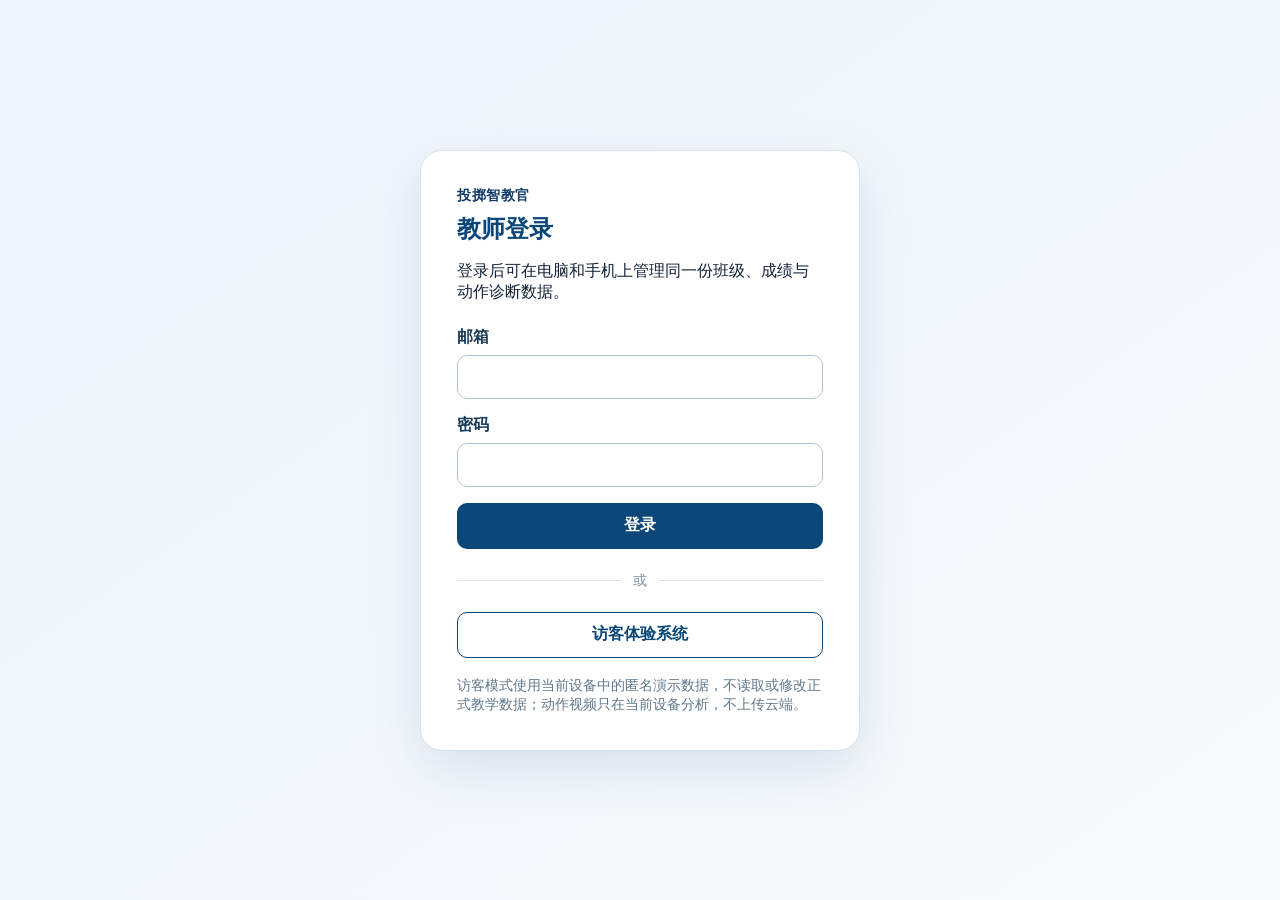
<file: index.html>
<!doctype html>
<html lang="zh-CN">
  <head>
    <meta charset="UTF-8" />
    <meta name="viewport" content="width=device-width, initial-scale=1.0" />
    <meta http-equiv="Content-Security-Policy" content="default-src 'self'; script-src 'self' 'wasm-unsafe-eval'; style-src 'self' 'unsafe-inline'; img-src 'self' data: blob:; media-src 'self' blob:; font-src 'self' data:; connect-src 'self' https://throwing-ai-coach-d4dpineb79f1d4.api.tcloudbasegateway.com; worker-src 'self' blob:; object-src 'none'; base-uri 'self'; form-action 'self'" />
    <title>投掷 AI 教练</title>
    <script type="module" crossorigin src="/assets/index-onvlMZ6m.js"></script>
    <link rel="stylesheet" crossorigin href="/assets/index-D6DuOc9f.css">
  <link rel="manifest" href="/manifest.webmanifest"><script id="vite-plugin-pwa:register-sw" src="/registerSW.js"></script></head>
  <body>
    <div id="root"></div>
  </body>
</html>
</file>
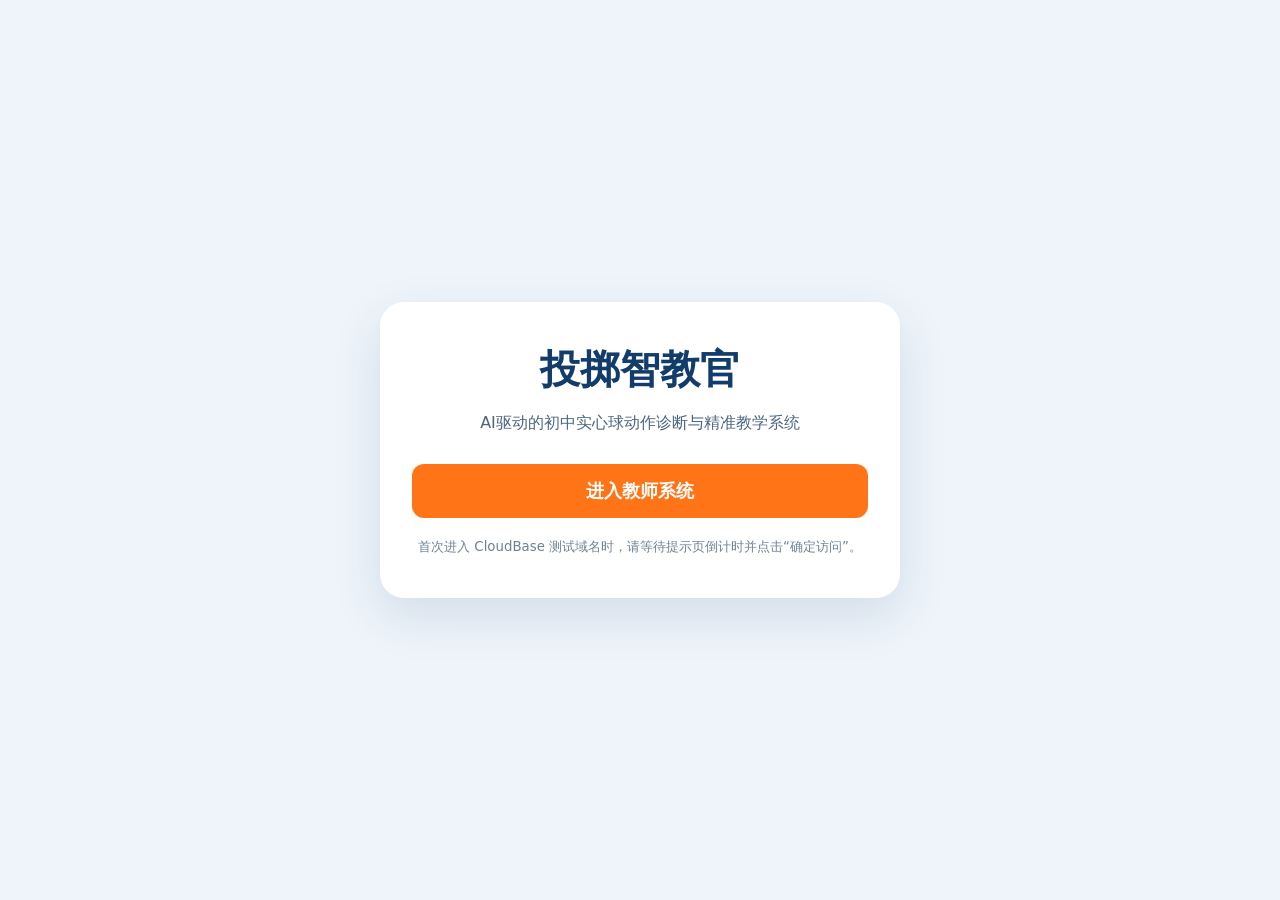
<file: entry.html>
<!doctype html>
<html lang="zh-CN">
  <head>
    <meta charset="UTF-8" />
    <meta name="viewport" content="width=device-width, initial-scale=1.0" />
    <title>进入投掷智教官</title>
    <style>
      * { box-sizing: border-box; }
      body { margin: 0; min-height: 100vh; display: grid; place-items: center; padding: 24px; background: #eef4fa; color: #123c69; font-family: system-ui, "Microsoft YaHei", sans-serif; }
      main { width: min(520px, 100%); padding: 40px 32px; border-radius: 24px; background: #fff; box-shadow: 0 18px 50px rgba(18, 60, 105, .12); text-align: center; }
      h1 { margin: 0 0 12px; font-size: clamp(28px, 7vw, 40px); }
      p { margin: 0 0 28px; color: #4c6680; line-height: 1.7; }
      a { display: block; padding: 15px 24px; border-radius: 12px; background: #ff7417; color: #fff; font-size: 18px; font-weight: 700; text-decoration: none; }
      small { display: block; margin-top: 18px; color: #6f8295; line-height: 1.6; }
    </style>
  </head>
  <body>
    <main>
      <h1>投掷智教官</h1>
      <p>AI驱动的初中实心球动作诊断与精准教学系统</p>
      <a href="https://throwing-ai-coach-d4dpineb79f1d4-1308338171.tcloudbaseapp.com/">进入教师系统</a>
      <small>首次进入 CloudBase 测试域名时，请等待提示页倒计时并点击“确定访问”。</small>
    </main>
  </body>
</html>
</file>
<file: assets/index-D6DuOc9f.css>
:root{--color-primary:#123c69;--color-accent:#ff7a1a;--color-success:#138a5b;--color-bg:#f4f7fb;--color-surface:#fff;--color-text:#132238;--radius-card:18px;--shadow-card:0 10px 30px #123c691a;font-family:Microsoft YaHei,PingFang SC,system-ui,sans-serif}*{box-sizing:border-box}body{min-width:320px;color:var(--color-text);background:var(--color-bg);margin:0}a{color:inherit;text-decoration:none}:is(a,button,input,select,summary):focus-visible{outline:3px solid var(--color-accent);outline-offset:3px}.app-shell{grid-template-columns:15rem minmax(0,1fr);min-height:100vh;display:grid}.app-nav{color:#fff;background:var(--color-primary);padding:1.5rem 1rem}.app-nav h1{margin:0 0 2rem;font-size:1.25rem}.app-nav ul{gap:.4rem;margin:0;padding:0;list-style:none;display:grid}.app-nav a{border-radius:10px;padding:.7rem .8rem;display:block}.app-nav a[aria-current=page],.app-nav a:hover{background:#ffffff29}.app-content{width:min(100%,72rem);padding:clamp(1.25rem,3vw,3rem)}.page-card{background:var(--color-surface);border-radius:var(--radius-card);box-shadow:var(--shadow-card);padding:clamp(1.25rem,3vw,2rem)}.page-card h2{color:var(--color-primary);margin-top:0}.prototype-switch{color:#fff;background:var(--color-accent);margin-top:2rem}.prototype-switch a{padding:.75rem .8rem;font-weight:700;display:block}.pwa-install-hint{color:#eef6ff;background:#0000001a;border:1px solid #ffffff47;border-radius:10px;margin-top:1rem;padding:.75rem;font-size:.8rem;line-height:1.5}.pwa-install-hint p{margin:0}.pwa-install-hint p+p{color:#ffe3bd;margin-top:.45rem;font-weight:700}.student-page{max-width:42rem}.eyebrow{color:var(--color-primary);letter-spacing:.04em;margin:0 0 .5rem;font-size:.875rem;font-weight:700}.primary-action,.secondary-action{min-height:2.75rem;font:inherit;cursor:pointer;border:0;border-radius:10px;justify-content:center;align-items:center;padding:.65rem 1rem;font-weight:700;display:inline-flex}.primary-action{color:#fff;background:var(--color-primary)}.secondary-action{color:var(--color-primary);background:#e8f0f8}.capture-checklist{gap:.75rem;padding-left:1.4rem;line-height:1.6;display:grid}.data-quality-notice{border-left:4px solid var(--color-accent);border-radius:0 var(--radius-card) var(--radius-card) 0;background:#fff4e9;margin-top:1.5rem;padding:1rem;line-height:1.5}.data-quality-notice p{margin:.4rem 0 0}.capture-actions{gap:1rem;margin-top:1.5rem;display:grid}.upload-field{gap:.5rem;font-weight:700;display:grid}.upload-field input{width:100%}.upload-field small{color:#52657a;font-weight:400}.form-error{color:#ad1f1f;margin:0;font-weight:700}.trial-persistence-notice{z-index:20;color:#4a2b13;background:#fff4e9;border-bottom:1px solid #e2a25d;justify-content:center;align-items:center;gap:1rem;padding:.65rem 1rem;font-weight:700;display:flex;position:sticky;top:0}.trial-persistence-notice button{border:1px solid var(--color-primary);color:var(--color-primary);font:inherit;cursor:pointer;background:#fff;border-radius:8px;padding:.35rem .65rem}.score-entry-dialog{background:#f7fbff;border:1px solid #9cb3c9;border-radius:12px;gap:1rem;margin-top:1.5rem;padding:1rem;display:grid}.score-entry-dialog h3{color:var(--color-primary);margin:0}.score-entry-dialog form{gap:.8rem;display:grid}.score-entry-dialog label{gap:.35rem;font-weight:700;display:grid}.score-entry-dialog input,.score-entry-dialog textarea{min-height:2.5rem;font:inherit;border:1px solid #9cb3c9;border-radius:8px;padding:.45rem .6rem}.score-entry-dialog textarea{resize:vertical;min-height:5rem}.score-entry-actions{flex-wrap:wrap;justify-content:flex-end;gap:.75rem;display:flex}.score-entry-confirm{background:#fff8f6;border:1px solid #ad1f1f;border-radius:10px;gap:.75rem;padding:1rem;display:grid}.score-entry-confirm p{margin:0}.pose-correction-point:focus-visible{outline-offset:4px;box-shadow:0 0 0 2px #132336;outline:4px solid var(--color-accent)!important}.review-note{color:#69430e;background:#fff8da;border-radius:10px;padding:.75rem}.assessment-disclosure{color:#52657a;flex-wrap:wrap;align-items:center;gap:.5rem;margin:0 0 1rem;font-size:.875rem;font-weight:700;display:flex}.prototype-badge{white-space:nowrap;border-radius:999px;padding:.2rem .55rem;font-size:.8rem;font-weight:700;display:inline-flex}.prototype-badge--demo{color:#69430e;background:#fff4d6}.prototype-badge--real{color:#084e37;background:#ddf7eb}.privacy-notice{color:#31465d;background:#f1f6fb;border-left:4px solid #52657a;border-radius:0 10px 10px 0;padding:.75rem 1rem;line-height:1.5}.metric-grid{grid-template-columns:repeat(auto-fit,minmax(10rem,1fr));gap:1rem;margin:1rem 0;display:grid}.metric-card,.diagnosis-card,.training-task{background:#fbfdff;border:1px solid #d6e0ea;border-radius:12px;padding:1rem}.metric-card p,.metric-card strong,.metric-card small{display:block}.metric-card p{color:#52657a;margin:0}.metric-card strong{color:var(--color-primary);margin:.25rem 0;font-size:1.5rem}.phase-score-list{grid-template-columns:repeat(auto-fit,minmax(8rem,1fr));gap:.75rem;display:grid}.phase-score-list div{background:#f1f6fb;border-radius:10px;padding:.75rem}.phase-score-list dt{color:#52657a;font-size:.875rem}.phase-score-list dd{margin:.25rem 0 0;font-weight:700}.diagnosis-card{margin:.75rem 0}.diagnosis-card h4{color:var(--color-primary);margin:0}.diagnosis-card p{margin:.5rem 0}.diagnosis-impact,.student-diagnosis-metrics{color:#52657a;font-size:.875rem}.student-diagnosis-metrics{margin:.5rem 0;padding-left:1.25rem}p.improvement-advice{border-left:4px solid var(--color-accent);color:#4a2b13;background:#fff4e9;border-radius:0 10px 10px 0;margin:.75rem 0 0;padding:.75rem .875rem;font-weight:700;line-height:1.5}p.improvement-advice strong{color:var(--color-primary);margin-bottom:.2rem;display:block}p.improvement-advice>.improvement-advice{background:0 0;border:0;border-radius:0;padding:0}.training-tasks{gap:1rem;display:grid}.training-task h3{margin-top:0}.student-timeline ol{gap:.85rem;margin:0;padding:0;list-style:none;display:grid}.student-timeline-item{background:#f4f8fc;border-left:4px solid #1f6fb2;border-radius:10px;padding:1rem}.student-timeline-item h4{margin:0 0 .5rem}.student-timeline-item p{margin:.35rem 0}.timeline-delta{color:#164f82;flex-wrap:wrap;gap:.75rem;margin-top:.6rem;font-weight:700;display:flex}.radar-comparison{min-height:260px;margin-top:1rem}.teacher-page{gap:1rem;max-width:72rem;display:grid}.teacher-page-header{padding:.5rem 0}.teacher-page-header h2{color:var(--color-primary);margin:0;font-size:clamp(1.8rem,4vw,2.75rem)}.teacher-page-header p{color:#52657a;margin:.5rem 0}.teacher-page-header .task-context{font-size:.875rem}.report-filters{grid-template-columns:repeat(4,minmax(9rem,1fr));gap:.75rem;margin-bottom:1rem;display:grid}.report-filters label{color:#31465d;gap:.35rem;font-weight:700;display:grid}.report-filters input,.report-filters select{min-height:2.65rem;font:inherit;background:#fff;border:1px solid #9cb3c9;border-radius:8px;padding:.45rem .6rem}.export-panel .form-error{margin-top:.75rem}.section-heading{justify-content:space-between;align-items:center;gap:1rem;margin-bottom:1rem;display:flex}.section-heading h3,.section-heading p{margin:0}.section-heading p{color:#52657a;margin-top:.35rem}.section-heading-actions{white-space:nowrap;align-items:center;gap:.75rem;display:flex}.inline-record-form{background:#f1f6fb;border-radius:12px;grid-template-columns:repeat(3,minmax(8rem,1fr)) auto;align-items:end;gap:.75rem;padding:1rem;display:grid}.inline-record-form label,.record-edit-form label{color:#31465d;gap:.35rem;font-weight:700;display:grid}.inline-record-form input,.inline-record-form select,.record-edit-form input,.record-edit-form select,.record-actions select{min-height:2.6rem;font:inherit;background:#fff;border:1px solid #9cb3c9;border-radius:8px;padding:.45rem .6rem}.record-edit-form,.archive-confirmation{background:#fbfdff;border:1px solid #b9cde0;border-radius:12px;gap:.75rem;margin:1rem 0;padding:1rem;display:grid}.record-edit-form{grid-template-columns:repeat(3,minmax(8rem,1fr))}.record-edit-form h4,.record-edit-form>div{grid-column:1/-1;margin:0}.record-edit-form>div,.archive-confirmation>div{gap:.65rem;display:flex}.archive-confirmation{background:#fffaf4;border-color:#e2a25d}.archive-confirmation p{margin:0}.roster-list,.archived-records ul{gap:.55rem;margin:1rem 0 0;padding:0;list-style:none;display:grid}.roster-list li,.archived-records li{border:1px solid #d6e0ea;border-radius:10px;justify-content:space-between;align-items:center;gap:1rem;padding:.75rem;display:flex}.roster-list li>div:first-child{gap:.2rem;display:grid}.roster-list li span{color:#52657a;font-size:.875rem}.record-actions{flex-wrap:wrap;justify-content:flex-end;align-items:end;gap:.45rem;display:flex}.record-actions label{color:#52657a;gap:.2rem;font-size:.75rem;display:grid}.record-actions button,.archived-records button{cursor:pointer;background:#fff;border:1px solid #9cb3c9;border-radius:8px;min-height:2.35rem;padding:.4rem .65rem}.archived-records h4{color:#31465d;margin-bottom:.4rem}.archived-records p{color:#52657a}.teacher-dashboard-grid{grid-template-columns:minmax(0,1.4fr) minmax(15rem,.8fr);gap:1rem;display:grid}.teacher-dashboard-grid h3,.page-card h3{color:var(--color-primary);margin-top:0}.problem-rate-list{gap:.5rem;display:grid}.problem-rate-row{width:100%;color:inherit;font:inherit;text-align:left;cursor:pointer;background:#fbfdff;border:1px solid #d6e0ea;border-radius:10px;grid-template-columns:1fr auto auto;gap:1rem;padding:.7rem .75rem;display:grid}.problem-rate-row:hover{border-color:var(--color-primary);background:#f1f6fb}.problem-rate-row small{color:#52657a}.group-insight-list{grid-template-columns:repeat(2,minmax(0,1fr));gap:.5rem;display:grid}.group-insight-card{color:inherit;background:#f1f6fb;border:1px solid #d3e1ee;border-radius:10px;gap:.3rem;padding:.7rem;text-decoration:none;display:grid}.group-insight-card:hover,.group-insight-card:focus-visible{border-color:var(--color-primary);box-shadow:0 0 0 3px #0e588b26}.group-insight-card strong{color:var(--color-primary)}.group-insight-card span{font-size:.875rem}.teacher-recommendation{border-left:4px solid var(--color-accent);background:#fff4e9;margin:1rem 0 0;padding:.75rem}.student-record-list{gap:.5rem;margin:0;padding:0;list-style:none;display:grid}.student-record-list li{border-bottom:1px solid #d6e0ea;justify-content:space-between;align-items:center;gap:1rem;padding:.7rem;display:flex}.student-record-list a,.report-page a{color:var(--color-primary);font-weight:700}.assessment-evidence-list{gap:1rem;display:grid}.evidence-block{border-left:4px solid var(--color-accent);background:#fffaf4;padding:.75rem}.evidence-block h4{margin:0}.evidence-block ul{margin-bottom:0}.teacher-evidence-details{margin-top:.65rem}.teacher-evidence-details summary{color:var(--color-primary);cursor:pointer;font-weight:700}.teacher-evidence-details>:not(summary){margin-left:.25rem}.empty-state{border-radius:var(--radius-card);text-align:center;background:var(--color-surface);border:1px dashed #9cb3c9;padding:1.5rem}.empty-state h2{color:var(--color-primary);margin:0}.empty-state p{color:#52657a;margin-bottom:0}.group-grid{grid-template-columns:repeat(4,minmax(12rem,1fr));gap:1rem;display:grid;overflow-x:auto}.group-column{background:#f7fbff;border:1px dashed #9cb3c9;border-radius:12px;min-height:12rem;padding:.75rem}.group-column.is-selected{border:2px solid var(--color-primary);background:#e9f4ff}.group-column h3{margin:0 0 .75rem}.group-student{cursor:grab;background:#fff;border-radius:10px;gap:.35rem;margin-bottom:.75rem;padding:.75rem;display:grid;box-shadow:0 1px 3px #0000001a}.group-student p{margin:0;font-size:.875rem}.group-student label{gap:.25rem;font-size:.875rem;display:grid}.group-student select,.upload-field input{min-height:2.5rem;font:inherit;padding:.35rem}.coach-prompt-chips{flex-wrap:wrap;gap:.5rem;margin:.75rem 0 1rem;display:flex}.coach-question-form{grid-template-columns:1fr auto;align-items:end;gap:.5rem;display:grid}.coach-question-form label{grid-column:1/-1;font-weight:700}.coach-question-form input{min-height:2.75rem;font:inherit;border:1px solid #9cb3c9;border-radius:10px;padding:.65rem .75rem}.coach-answer{background:#f1f6fb;border-radius:12px;margin-top:1rem;padding:1rem}.coach-answer p{margin:0 0 .5rem;line-height:1.6}.coach-sample-size{color:#52657a;font-weight:700}.coach-evidence{border-top:1px solid #c9d8e6;margin-top:.75rem;padding-top:.75rem}.coach-evidence summary{cursor:pointer;font-weight:700}.coach-evidence ul{margin:.5rem 0 0;padding-left:1.25rem}.prescription-workspace{grid-template-columns:minmax(13rem,.75fr) minmax(18rem,1.4fr) minmax(15rem,1fr);align-items:start;gap:1rem;display:grid}.prescription-panel{min-width:0}.prescription-panel h3{margin-top:0}.prescription-panel h4{color:var(--color-primary);margin:1.25rem 0 .5rem}.prescription-student-details,.exercise-selection-card dl{gap:.6rem;margin:0;display:grid}.prescription-student-details div,.exercise-selection-card dl div{grid-template-columns:minmax(4.5rem,auto) 1fr;gap:.5rem;display:grid}.prescription-student-details dt,.exercise-selection-card dt{color:#52657a;font-size:.875rem}.prescription-student-details dd,.exercise-selection-card dd{margin:0;font-weight:700}.prescription-diagnosis-list{gap:.5rem;margin:0;padding:0;list-style:none;display:grid}.prescription-diagnosis-list li{border-left:3px solid var(--color-accent);background:#fff4e9;padding:.55rem .65rem}.exercise-settings{grid-template-columns:repeat(2,minmax(0,1fr));gap:.75rem;margin:1rem 0;display:grid}.exercise-selection-list{border:0;gap:.75rem;min-width:0;margin:0;padding:0;display:grid}.exercise-selection-list legend{color:var(--color-primary);margin-bottom:.75rem;padding:0;font-weight:700}.exercise-selection-card{background:#fbfdff;border:1px solid #d6e0ea;border-radius:12px;padding:.85rem}.exercise-selection-card.is-selected{border-color:var(--color-primary);background:#f1f6fb;box-shadow:0 0 0 2px #0e588b1a}.exercise-selection-card label{color:var(--color-primary);align-items:center;gap:.55rem;font-weight:700;display:flex}.exercise-selection-card p{color:#31465d;margin:.55rem 0;line-height:1.45}.exercise-selection-card dl{border-top:1px solid #d6e0ea;padding-top:.6rem}.empty-selection,.safety-guidance{border-left:4px solid var(--color-accent);background:#fff4e9;padding:.75rem;line-height:1.5}.review-status{color:var(--color-primary);margin:0 0 1rem;font-weight:700}.prescription-action-bar{-webkit-backdrop-filter:blur(6px);backdrop-filter:blur(6px);background:#fffffff5;border:1px solid #b9cde0;border-radius:12px;flex-wrap:wrap;justify-content:space-between;align-items:center;gap:.75rem 1rem;margin:1rem 0;padding:.85rem 1rem;display:flex;position:sticky;bottom:1rem;box-shadow:0 5px 16px #1c3f5b24}.prescription-action-bar p{margin:0}.prescription-action-bar>div{flex-wrap:wrap;gap:.65rem;display:flex}.prescription-action-bar .review-note{flex-basis:100%}@media print{.app-nav,.print-button,.pwa-install-hint{display:none!important}.app-shell{display:block}.app-content{width:100%;padding:0}.page-card{box-shadow:none;break-inside:avoid}.teacher-page-header h2,.page-card h3{color:#000}}@media (prefers-reduced-motion:reduce){*,:before,:after{scroll-behavior:auto!important;transition-duration:.01ms!important;animation-duration:.01ms!important;animation-iteration-count:1!important}}@media (width<=720px){.app-shell{display:block}.app-nav{padding:1rem}.app-nav h1{margin-bottom:1rem}.app-nav ul{grid-template-columns:repeat(auto-fit,minmax(7rem,1fr))}.prototype-switch{margin-top:1rem}.teacher-dashboard-grid{grid-template-columns:1fr}.section-heading,.roster-list li,.archived-records li{flex-direction:column;align-items:stretch}.section-heading-actions{justify-content:space-between}.inline-record-form,.record-edit-form{grid-template-columns:1fr}.record-edit-form h4,.record-edit-form>div{grid-column:auto}.record-actions{justify-content:flex-start}.report-filters{grid-template-columns:1fr}}@media (width<=1080px){.prescription-workspace{grid-template-columns:1fr}.prescription-action-bar{position:static}}@media (width<=420px){.exercise-settings{grid-template-columns:1fr}.prescription-action-bar>div{width:100%}.prescription-action-bar button{flex:1}}.login-page,.auth-loading{background:linear-gradient(145deg,#eef5fb,#f8fafc);place-items:center;min-height:100vh;padding:24px;display:grid}.login-card{background:#fff;border:1px solid #d7e2ec;border-radius:22px;width:min(100%,440px);padding:36px;box-shadow:0 18px 55px #0f3d621f}.login-card h1{color:#0b4678;margin:6px 0 10px}.login-card form{gap:16px;margin-top:24px;display:grid}.login-card label{color:#183b57;gap:7px;font-weight:700;display:grid}.login-card input{min-height:44px;font:inherit;border:1px solid #afc3d3;border-radius:10px;padding:10px 12px}.login-card button{color:#fff;min-height:46px;font:inherit;cursor:pointer;background:#0b4678;border:0;border-radius:10px;font-weight:700}.login-card button:disabled{opacity:.65;cursor:wait}.login-divider{color:#7890a3;align-items:center;gap:12px;margin:22px 0;font-size:.9rem;display:flex}.login-divider:before,.login-divider:after{content:"";background:#d7e2ec;flex:1;height:1px}.login-card .guest-entry{color:#0b4678;background:#fff;border:1px solid #0b4678;width:100%}.login-card .guest-entry:hover{background:#eef5fb}.form-error{color:#b42318;margin:0}.privacy-copy{color:#60778a;margin:18px 0 0;font-size:.9rem}.training-prescription{border-top:1px solid #e2e8f0;margin-top:1rem;padding-top:1rem}.training-prescription-header{margin-bottom:.9rem}.training-prescription-header>strong{color:#1e3a5f;margin-bottom:.35rem;font-size:1.05rem;display:block}.training-prescription-header p{color:#64748b;margin:0;line-height:1.6}.training-exercise-list{grid-template-columns:repeat(3,minmax(0,1fr));gap:.8rem;margin-top:.8rem;display:grid}.training-exercise{background:#fff;border:1px solid #dbe4ee;border-radius:12px;padding:.9rem;box-shadow:0 2px 8px #0f172a0d}.training-exercise-title{flex-direction:column;align-items:flex-start;gap:.4rem;margin-bottom:.65rem;display:flex}.training-exercise-title>strong{color:#172033;font-size:1rem}.training-level-label{border-radius:999px;align-items:center;padding:.2rem .55rem;font-size:.78rem;font-weight:700;line-height:1.4;display:inline-flex}.training-exercise-correct{border-top:4px solid #f59e0b}.training-exercise-correct .training-level-label{color:#92400e;background:#fff7ed}.training-exercise-strengthen{border-top:4px solid #3b82f6}.training-exercise-strengthen .training-level-label{color:#1d4ed8;background:#eff6ff}.training-exercise-transfer{border-top:4px solid #10b981}.training-exercise-transfer .training-level-label{color:#047857;background:#ecfdf5}.training-exercise p{color:#475569;margin:.45rem 0;font-size:.92rem;line-height:1.6}.training-cue{background:#f8fafc;border-radius:8px;padding:.55rem .65rem;color:#334155!important;margin-top:.65rem!important}.training-review-note{background:#f8fafc;border-radius:8px;padding:.65rem .8rem;font-size:.85rem;line-height:1.55;color:#64748b!important;margin-top:.9rem!important}@media (width<=900px){.training-exercise-list{grid-template-columns:1fr}}.diagnosis-summary{color:#35516f;background:#f0f7ff;border-radius:10px;margin:.75rem 0 1rem;padding:.75rem 1rem;line-height:1.6}.diagnosis-summary strong{color:#2563eb;font-size:1.05rem}.diagnosis-problem-label{color:#2563eb;letter-spacing:.02em;background:#eef5ff;border-radius:999px;align-items:center;margin-bottom:.55rem;padding:.25rem .65rem;font-size:.82rem;font-weight:700;display:inline-flex}.diagnosis-problem-label+h4{margin-top:0}.student-progress-table-wrap{overflow-x:auto}.student-progress-table{border-collapse:collapse;width:100%;min-width:900px}.student-progress-table th,.student-progress-table td{text-align:left;vertical-align:top;border-bottom:1px solid #d6e0ea;padding:.7rem}
</file>
